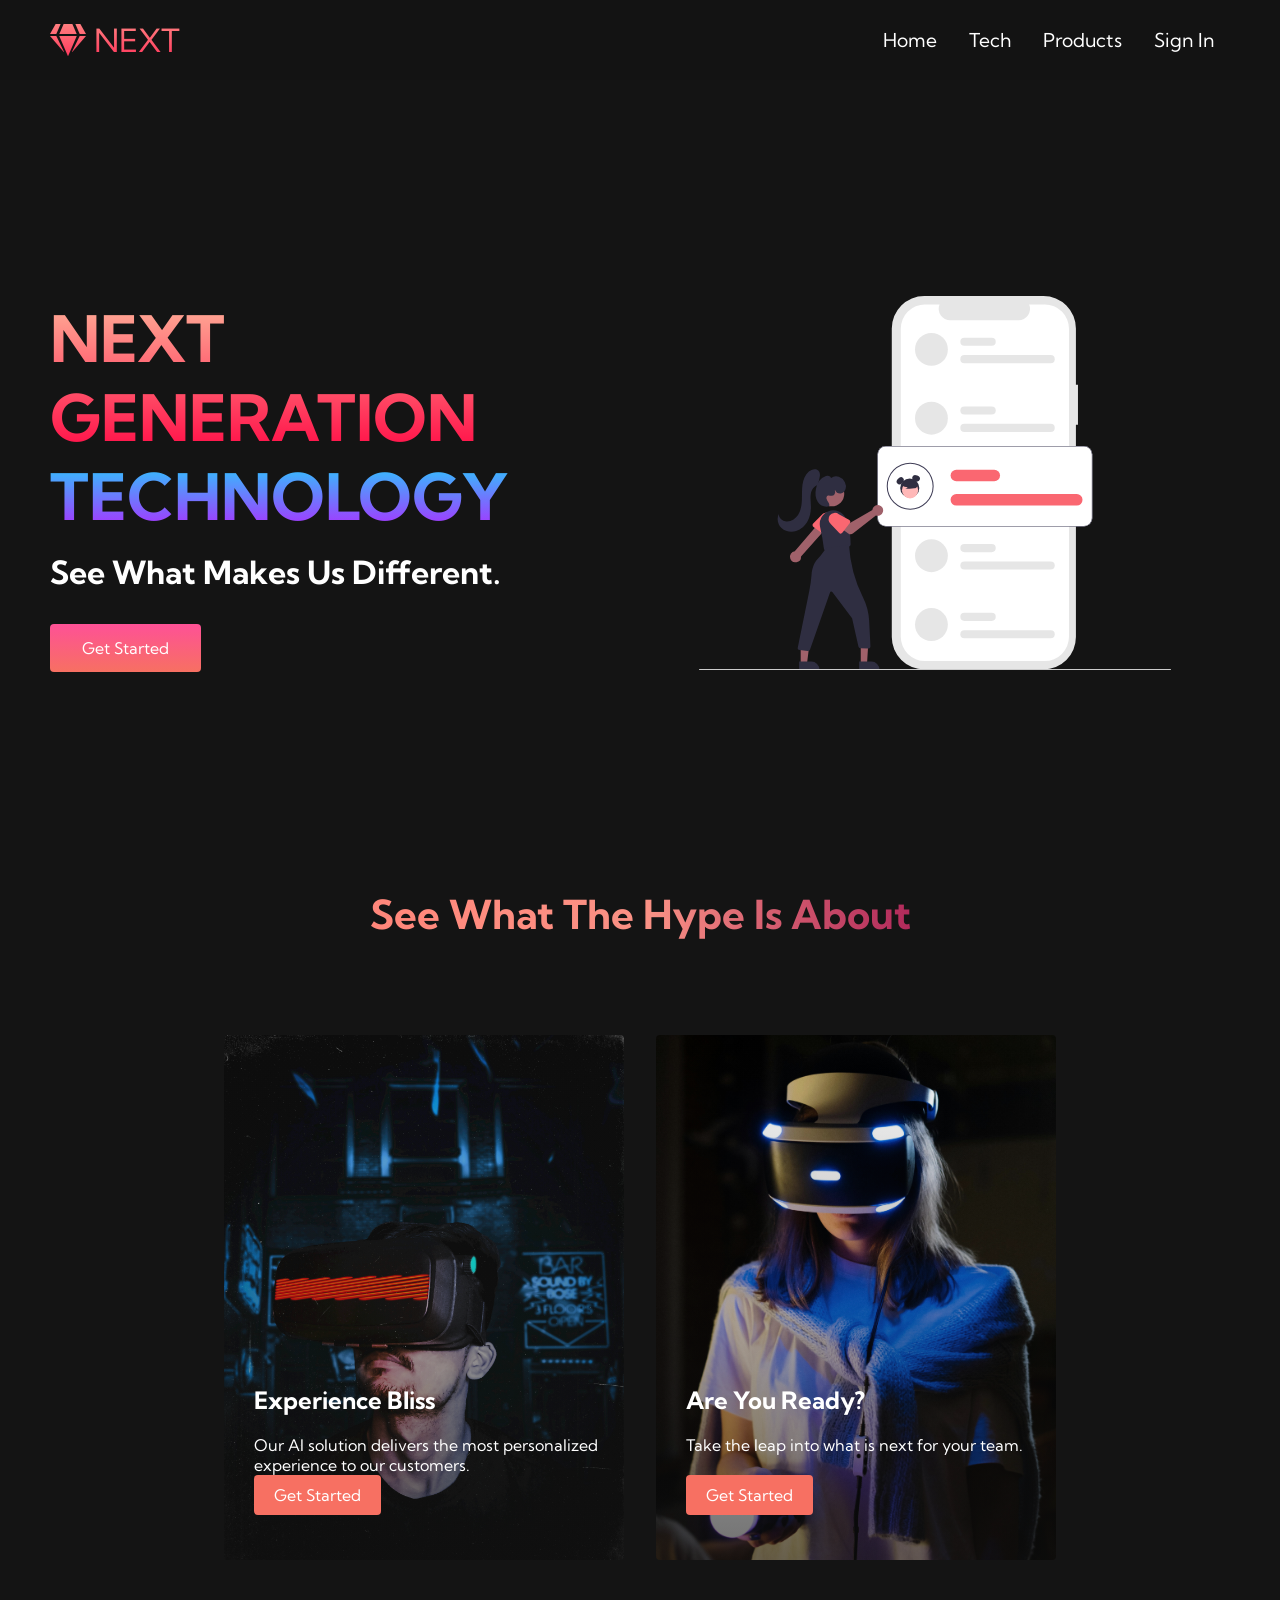
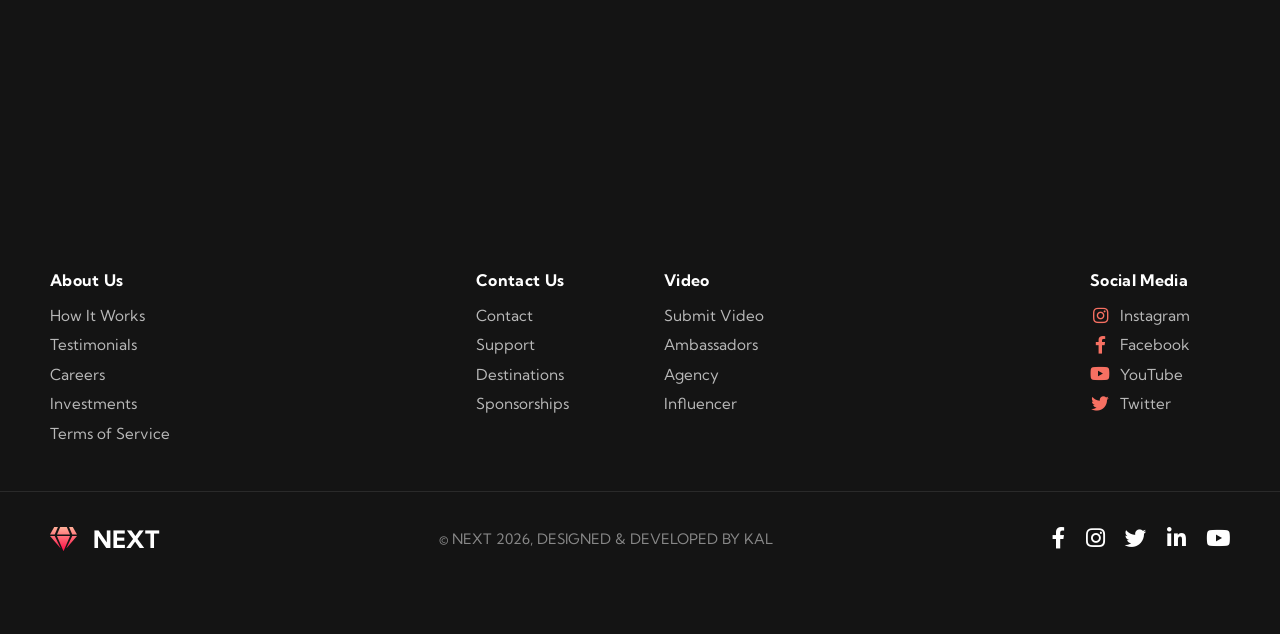
<file: index.html>
<!DOCTYPE html>
<html lang="en">
<head>
    <meta charset="UTF-8">
    <meta name="viewport" content="width=device-width, initial-scale=1.0">
    <title>NEXT Website</title>
    <link rel="stylesheet" href="style.css" />
    <link rel="stylesheet" href="https://use.fontawesome.com/releases/v5.14.0/css/all.css" integrity="sha384-HzLeBuhoNPvSl5KYnjx0BT+WB0QEEqLpro+NBkkk5gbc67FTaL7XIGa2w1L0Xbgc" crossorigin="anonymous">
    <link rel="preconnect" href="https://fonts.googleapis.com">
    <link rel="preconnect" href="https://fonts.gstatic.com" crossorigin>
    <link href="https://fonts.googleapis.com/css2?family=Kumbh+Sans&family=Poppins&display=swap" rel="stylesheet">
</head>
<body>
    <!-- Navbar Section -->
    <nav class="navbar">
        <div class="navbar__container">
            <a href="index.html" id="navbar__logo">
                <i class="fas fa-gem"></i> NEXT
            </a>

            <div class="navbar__toggle" id="mobile-menu">
                <span class="bar"></span> <span class="bar"></span>
                <span class="bar"></span>
            </div>

            <ul class="navbar__menu">
                <li class="navbar__item">
                    <a href="index.html" class="navbar__link">Home</a>
                </li>
                <li class="navbar__item">
                    <a href="tech.html" class="navbar__link">Tech</a>
                </li>
                <li class="navbar__item">
                    <a href="products.html" class="navbar__link">Products</a>
                </li>
                <li class="navbar__item">
                    <a href="login.html" class="navbar__link">Sign In</a>
                </li>
            </ul>
        </div>
    </nav>

    <!-- Hero Section -->
    <div class="main">
        <div class="main__container">
            <div class="main__content">
                <h1>NEXT GENERATION</h1>
                <h2>TECHNOLOGY</h2>
                <p>See What Makes Us Different.</p>
                <button class="main___btn"><a href="signup.html">Get Started</a></button>
            </div>
            <div class="main__img--container">
                <img src="images/pic1.svg" alt="pic" id="main__img">
            </div>
        </div>
    </div>

    <!-- Services Section -->
    <div class="services" id="services">
        <h1>See What The Hype Is About</h1>
        <div class="services__container">
            <div class="services__card">
                <h2>Experience Bliss</h2>
                <p>Our AI solution delivers the most personalized experience to our customers.</p>
                <a href="signup.html" class="services__card-cta">Get Started</a>
            </div>
            <div class="services__card">
                <h2>Are You Ready?</h2>
                <p>Take the leap into what is next for your team.</p>
                <a href="signup.html" class="services__card-cta">Get Started</a>
            </div>
        </div>
    </div>

    <!-- Footer Section -->
    <div class="footer__container">
        <div class="footer__link">
            <div class="footer__link--wrapper">
                <div class="footer__link--items">
                    <h2>About Us</h2>
                    <a href="/">How It Works</a>
                    <a href="/">Testimonials</a>
                    <a href="/">Careers</a>
                    <a href="/">Investments</a>
                    <a href="/">Terms of Service</a>
                </div>
                <div class="footer__link--items">
                    <h2>Contact Us</h2>
                    <a href="/">Contact</a>
                    <a href="/">Support</a>
                    <a href="/">Destinations</a>
                    <a href="/">Sponsorships</a>
                </div>
            </div>

            <div class="footer__link--wrapper">
                <div class="footer__link--items">
                    <h2>Video</h2>
                    <a href="/">Submit Video</a>
                    <a href="/">Ambassadors</a>
                    <a href="/">Agency</a>
                    <a href="/">Influencer</a>
                </div>

                <div class="footer__link--items">
                    <h2>Social Media</h2>
                    <a href="https://www.instagram.com/alan_.kal_?igsh=aXpsMXBub281ZGZn" class="footer__link--social" target="_blank" rel="noopener noreferrer">
                        <i class="fab fa-instagram" aria-hidden="true"></i><span>Instagram</span>
                    </a>
                    <a href="/" class="footer__link--social">
                        <i class="fab fa-facebook-f" aria-hidden="true"></i><span>Facebook</span>
                    </a>
                    <a href="https://www.youtube.com/channel/UCyijgHlyPyErowSgMrkFhWA" class="footer__link--social" target="_blank" rel="noopener noreferrer">
                        <i class="fab fa-youtube" aria-hidden="true"></i><span>YouTube</span>
                    </a>
                    <a href="/" class="footer__link--social">
                        <i class="fab fa-twitter" aria-hidden="true"></i><span>Twitter</span>
                    </a>
                </div>
            </div>
        </div>

        <div class="social__media">
            <div class="social__media--wrap">
                <div class="footer__logo">
                    <a href="index.html" id="footer__logo">
                        <i class="fas fa-gem" aria-hidden="true"></i><span>NEXT</span>
                    </a>
                </div>

                <p class="website__right">© NEXT 2026, DESIGNED &amp; DEVELOPED BY KAL</p>

                <div class="social__icons">
                    <a href="/" class="social__icon--link" target="_blank" rel="noopener noreferrer" aria-label="Facebook"><i class="fab fa-facebook-f"></i></a>
                    <a href="https://www.instagram.com/alan_.kal_?igsh=aXpsMXBub281ZGZn" class="social__icon--link" target="_blank" rel="noopener noreferrer" aria-label="Instagram"><i class="fab fa-instagram"></i></a>
                    <a href="/" class="social__icon--link" target="_blank" rel="noopener noreferrer" aria-label="Twitter"><i class="fab fa-twitter"></i></a>
                    <a href="/" class="social__icon--link" target="_blank" rel="noopener noreferrer" aria-label="LinkedIn"><i class="fab fa-linkedin-in"></i></a>
                    <a href="https://www.youtube.com/channel/UCyijgHlyPyErowSgMrkFhWA" class="social__icon--link" target="_blank" rel="noopener noreferrer" aria-label="YouTube"><i class="fab fa-youtube"></i></a>
                </div>
            </div>
        </div>
    </div>

    <script src="app.js"></script>
</body>
</html>
</file>
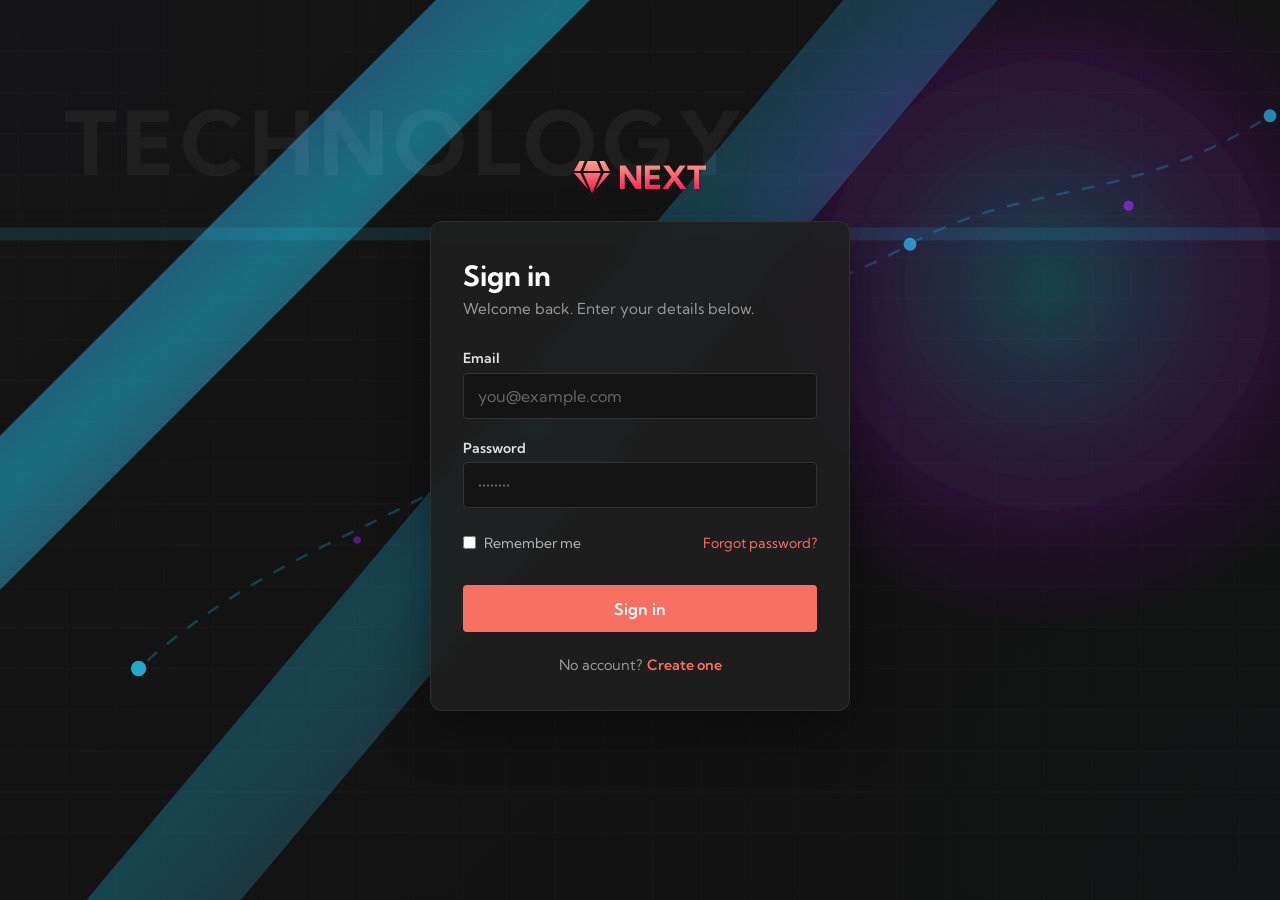
<file: login.html>
<!DOCTYPE html>
<html lang="en">
<head>
    <meta charset="UTF-8">
    <meta name="viewport" content="width=device-width, initial-scale=1.0">
    <title>Sign In — NEXT</title>
    <link rel="stylesheet" href="style.css" />
    <link rel="stylesheet" href="https://use.fontawesome.com/releases/v5.14.0/css/all.css" integrity="sha384-HzLeBuhoNPvSl5KYnjx0BT+WB0QEEqLpro+NBkkk5gbc67FTaL7XIGa2w1L0Xbgc" crossorigin="anonymous">
    <link rel="preconnect" href="https://fonts.googleapis.com">
    <link rel="preconnect" href="https://fonts.gstatic.com" crossorigin>
    <link href="https://fonts.googleapis.com/css2?family=Kumbh+Sans&family=Poppins&display=swap" rel="stylesheet">
</head>
<body>
    <main class="auth-page">
        <a href="index.html" class="auth-brand"><i class="fas fa-gem"></i> NEXT</a>
        <div class="auth-card">
            <h1 class="auth-card__title">Sign in</h1>
            <p class="auth-card__subtitle">Welcome back. Enter your details below.</p>
            <div id="auth-alert" class="auth-alert" hidden></div>

            <form id="auth-login-form" class="auth-form" action="/login" method="post" autocomplete="on">
                <label class="auth-form__label" for="login-email">Email</label>
                <input class="auth-form__input" type="email" id="login-email" name="email" placeholder="you@example.com" required>

                <label class="auth-form__label" for="login-password">Password</label>
                <input class="auth-form__input" type="password" id="login-password" name="password" placeholder="••••••••" required minlength="8">

                <div class="auth-form__row">
                    <label class="auth-form__check">
                        <input type="checkbox" name="remember"> Remember me
                    </label>
                    <a href="#" class="auth-form__link">Forgot password?</a>
                </div>

                <button class="auth-form__submit" type="submit">Sign in</button>
            </form>

            <p class="auth-card__footer">No account? <a href="signup.html">Create one</a></p>
        </div>
    </main>

    <script>
      (function () {
        var f = document.getElementById("auth-login-form");
        if (!f) return;
        if (location.port === "5500") f.action = "http://127.0.0.1:5000/login";
      })();
    </script>
    <script src="app.js"></script>
    <script src="auth-bg.js"></script>
    <script src="auth-errors.js"></script>
</body>
</html>
</file>
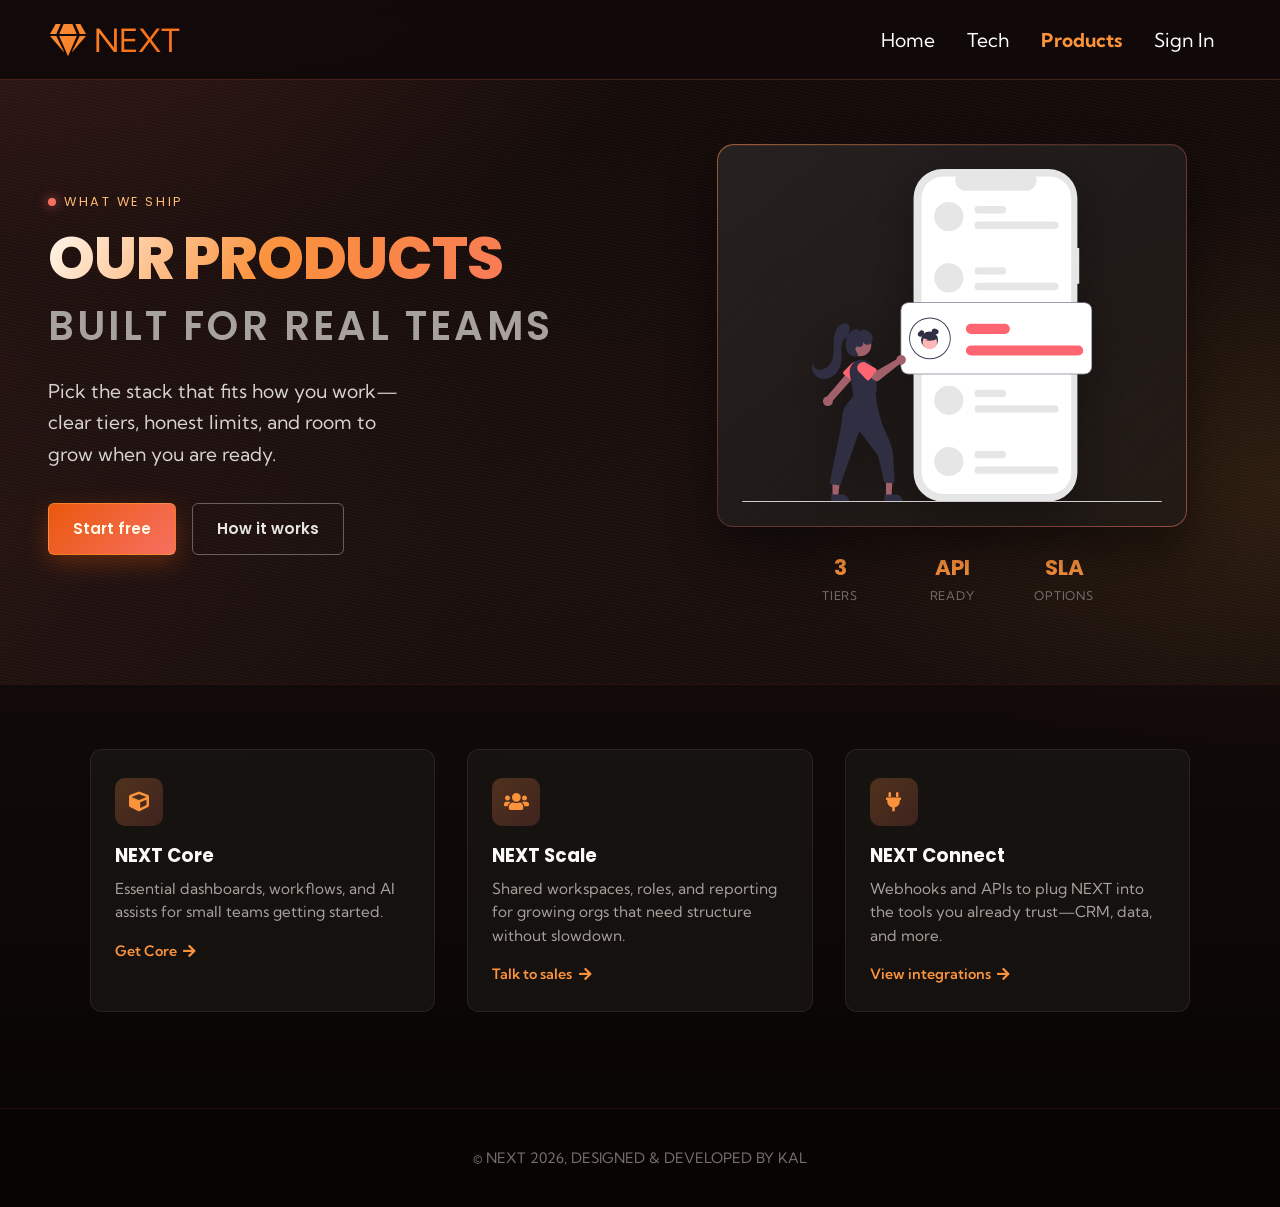
<file: products.html>
<!DOCTYPE html>
<html lang="en">
<head>
    <meta charset="UTF-8">
    <meta name="viewport" content="width=device-width, initial-scale=1.0">
    <title>Products — NEXT Website</title>
    <link rel="stylesheet" href="style.css" />
    <link rel="stylesheet" href="https://use.fontawesome.com/releases/v5.14.0/css/all.css" integrity="sha384-HzLeBuhoNPvSl5KYnjx0BT+WB0QEEqLpro+NBkkk5gbc67FTaL7XIGa2w1L0Xbgc" crossorigin="anonymous">
    <link rel="preconnect" href="https://fonts.googleapis.com">
    <link rel="preconnect" href="https://fonts.gstatic.com" crossorigin>
    <link href="https://fonts.googleapis.com/css2?family=Kumbh+Sans&family=Poppins&display=swap" rel="stylesheet">
</head>
<body class="page-products">
    <nav class="navbar products-nav">
        <div class="navbar__container">
            <a href="index.html" id="navbar__logo" class="products-nav__logo"><i class="fas fa-gem"></i> NEXT</a>
            <div class="navbar__toggle" id="mobile-menu">
                <span class="bar"></span>
                <span class="bar"></span>
                <span class="bar"></span>
            </div>
            <ul class="navbar__menu">
                <li class="navbar__item"><a href="index.html" class="navbar__link">Home</a></li>
                <li class="navbar__item"><a href="tech.html" class="navbar__link">Tech</a></li>
                <li class="navbar__item"><a href="products.html" class="navbar__link products-nav__link--active">Products</a></li>
                <li class="navbar__item"><a href="login.html" class="navbar__link">Sign In</a></li>
            </ul>
        </div>
    </nav>

    <header class="products-hero">
        <div class="products-hero__bg" aria-hidden="true"></div>
        <div class="products-hero__inner">
            <div class="products-hero__copy">
                <p class="products-hero__eyebrow"><span class="products-hero__dot"></span> What we ship</p>
                <h1 class="products-hero__title">OUR PRODUCTS</h1>
                <h2 class="products-hero__subtitle">BUILT FOR REAL TEAMS</h2>
                <p class="products-hero__lead">Pick the stack that fits how you work—clear tiers, honest limits, and room to grow when you are ready.</p>
                <div class="products-hero__actions">
                    <a href="signup.html" class="products-btn products-btn--primary">Start free</a>
                    <a href="tech.html" class="products-btn products-btn--ghost">How it works</a>
                </div>
            </div>
            <div class="products-hero__visual">
                <div class="products-hero__frame">
                    <img src="images/pic1.svg" alt="Product illustration" class="products-hero__img">
                </div>
                <ul class="products-hero__stats" aria-label="Product highlights">
                    <li><strong>3</strong><span>Tiers</span></li>
                    <li><strong>API</strong><span>Ready</span></li>
                    <li><strong>SLA</strong><span>Options</span></li>
                </ul>
            </div>
        </div>
    </header>

    <section class="products-grid-section" aria-labelledby="products-grid-heading">
        <h2 id="products-grid-heading" class="visually-hidden">Product lineup</h2>
        <div class="products-grid">
            <article class="products-card">
                <div class="products-card__icon"><i class="fas fa-cube"></i></div>
                <h3>NEXT Core</h3>
                <p>Essential dashboards, workflows, and AI assists for small teams getting started.</p>
                <a href="signup.html" class="products-card__link">Get Core <i class="fas fa-arrow-right" aria-hidden="true"></i></a>
            </article>
            <article class="products-card">
                <div class="products-card__icon"><i class="fas fa-users"></i></div>
                <h3>NEXT Scale</h3>
                <p>Shared workspaces, roles, and reporting for growing orgs that need structure without slowdown.</p>
                <a href="signup.html" class="products-card__link">Talk to sales <i class="fas fa-arrow-right" aria-hidden="true"></i></a>
            </article>
            <article class="products-card">
                <div class="products-card__icon"><i class="fas fa-plug"></i></div>
                <h3>NEXT Connect</h3>
                <p>Webhooks and APIs to plug NEXT into the tools you already trust—CRM, data, and more.</p>
                <a href="tech.html" class="products-card__link">View integrations <i class="fas fa-arrow-right" aria-hidden="true"></i></a>
            </article>
        </div>
    </section>

    <footer class="footer__container products-footer">
        <p class="website__right">© NEXT 2026, DESIGNED &amp; DEVELOPED BY KAL</p>
    </footer>

    <script src="app.js"></script>
</body>
</html>
</file>
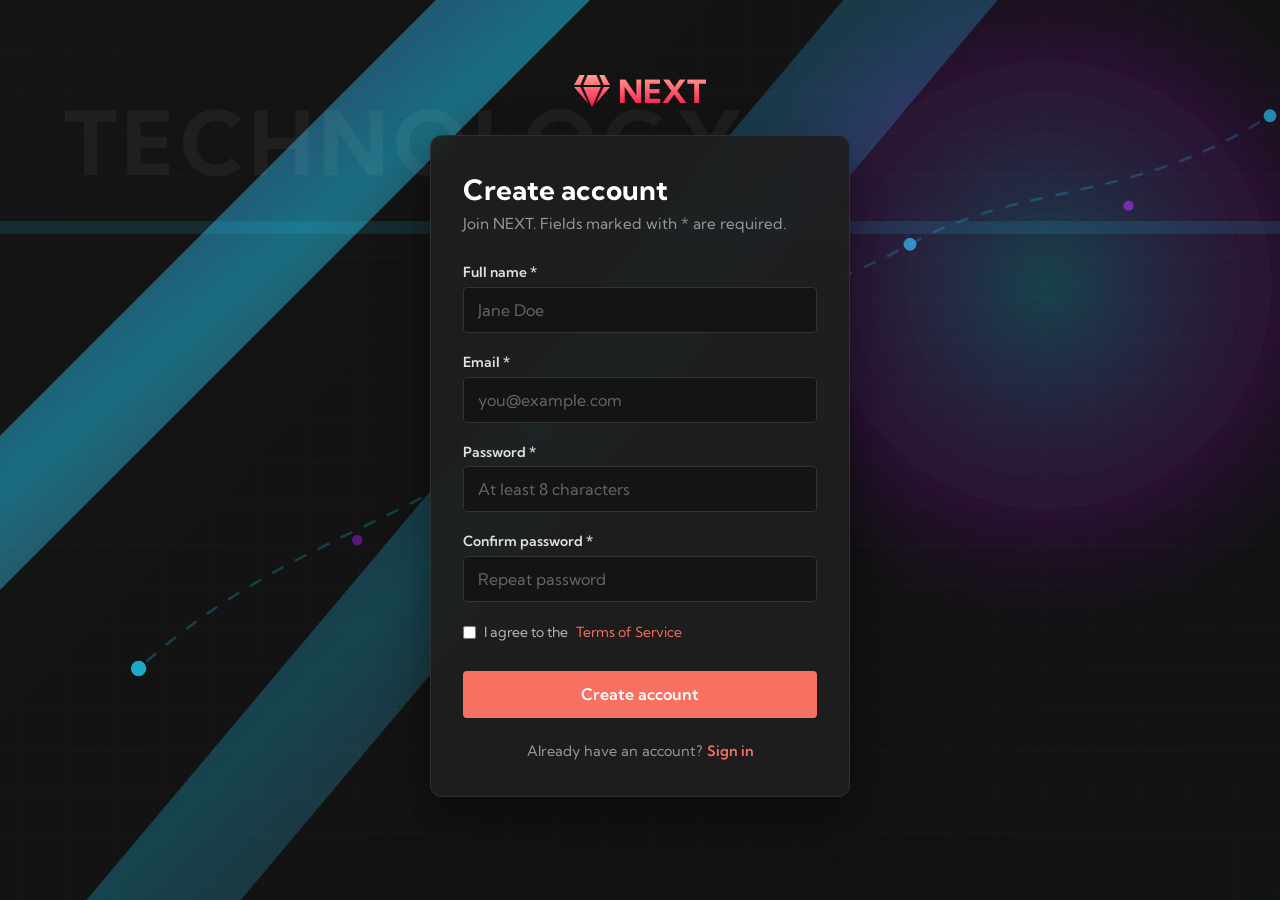
<file: signup.html>
<!DOCTYPE html>
<html lang="en">
<head>
    <meta charset="UTF-8">
    <meta name="viewport" content="width=device-width, initial-scale=1.0">
    <title>Sign Up — NEXT</title>
    <link rel="stylesheet" href="style.css" />
    <link rel="stylesheet" href="https://use.fontawesome.com/releases/v5.14.0/css/all.css" integrity="sha384-HzLeBuhoNPvSl5KYnjx0BT+WB0QEEqLpro+NBkkk5gbc67FTaL7XIGa2w1L0Xbgc" crossorigin="anonymous">
    <link rel="preconnect" href="https://fonts.googleapis.com">
    <link rel="preconnect" href="https://fonts.gstatic.com" crossorigin>
    <link href="https://fonts.googleapis.com/css2?family=Kumbh+Sans&family=Poppins&display=swap" rel="stylesheet">
</head>
<body>
    <main class="auth-page">
        <a href="index.html" class="auth-brand"><i class="fas fa-gem"></i> NEXT</a>
        <div class="auth-card">
            <h1 class="auth-card__title">Create account</h1>
            <p class="auth-card__subtitle">Join NEXT. Fields marked with * are required.</p>
            <div id="auth-alert" class="auth-alert" hidden></div>

            <form id="auth-signup-form" class="auth-form" action="/signup" method="post" autocomplete="on">
                <label class="auth-form__label" for="signup-name">Full name *</label>
                <input class="auth-form__input" type="text" id="signup-name" name="name" placeholder="Jane Doe" required>

                <label class="auth-form__label" for="signup-email">Email *</label>
                <input class="auth-form__input" type="email" id="signup-email" name="email" placeholder="you@example.com" required>

                <label class="auth-form__label" for="signup-password">Password *</label>
                <input class="auth-form__input" type="password" id="signup-password" name="password" placeholder="At least 8 characters" required minlength="8">

                <label class="auth-form__label" for="signup-password2">Confirm password *</label>
                <input class="auth-form__input" type="password" id="signup-password2" name="password_confirm" placeholder="Repeat password" required minlength="8">

                <label class="auth-form__check auth-form__check--block">
                    <input type="checkbox" name="terms" required> I agree to the <a href="#" class="auth-form__link">Terms of Service</a>
                </label>

                <button class="auth-form__submit" type="submit">Create account</button>
            </form>

            <p class="auth-card__footer">Already have an account? <a href="login.html">Sign in</a></p>
        </div>
    </main>

    <script>
      (function () {
        var f = document.getElementById("auth-signup-form");
        if (!f) return;
        if (location.port === "5500") f.action = "http://127.0.0.1:5000/signup";
      })();
    </script>
    <script src="app.js"></script>
    <script src="auth-bg.js"></script>
    <script src="auth-errors.js"></script>
</body>
</html>
</file>
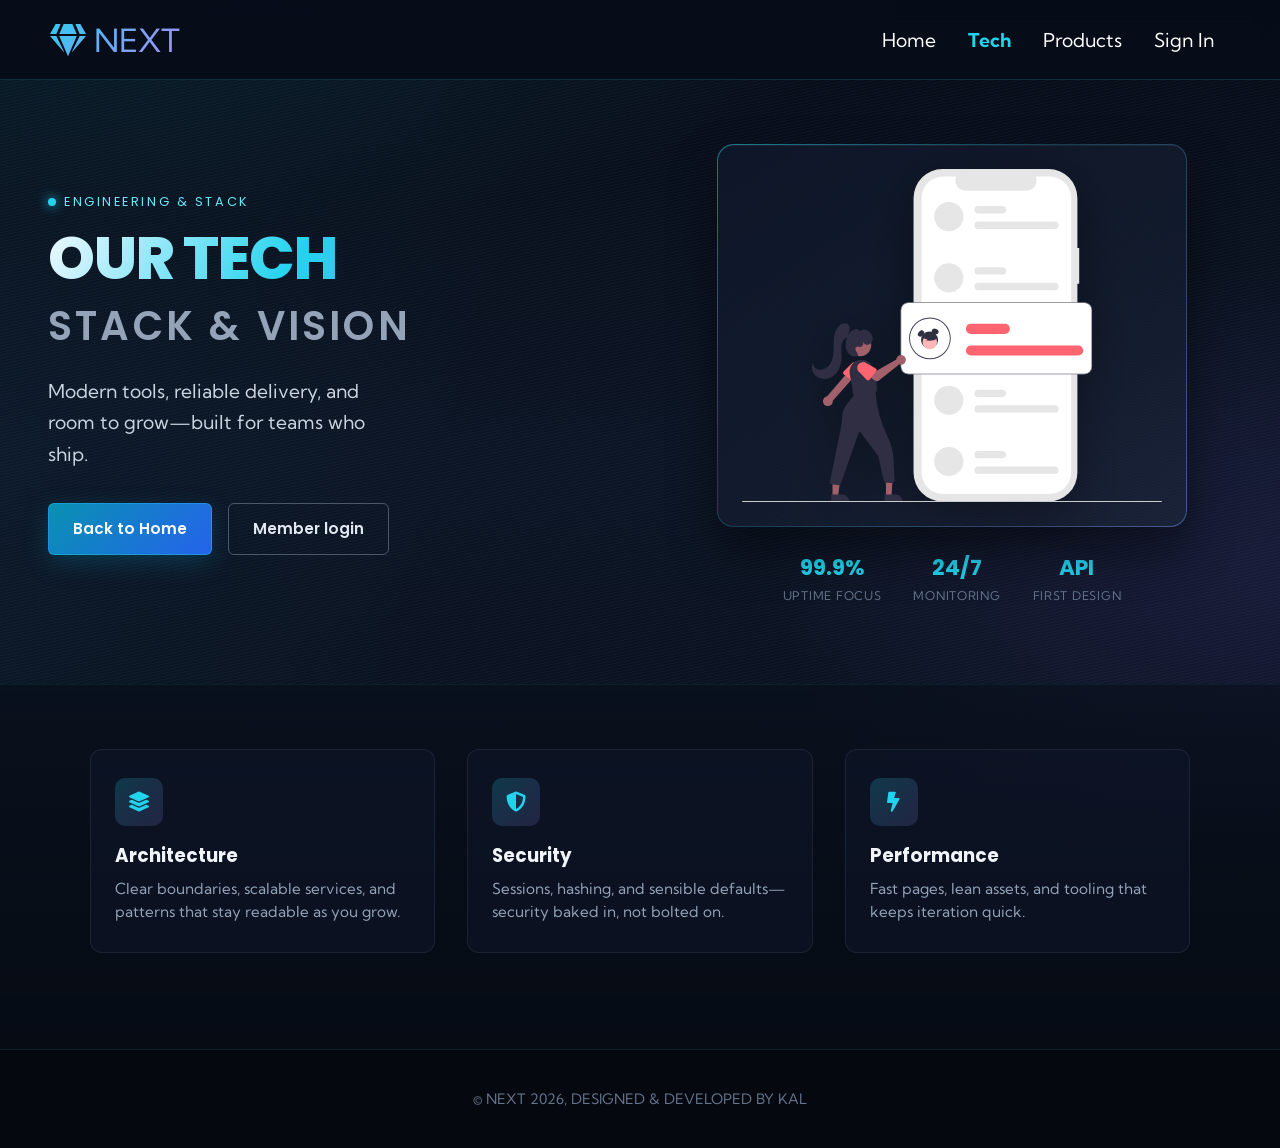
<file: tech.html>
<!DOCTYPE html>
<html lang="en">
<head>
    <meta charset="UTF-8">
    <meta name="viewport" content="width=device-width, initial-scale=1.0">
    <title>Tech — NEXT Website</title>
    <link rel="stylesheet" href="style.css" />
    <link rel="stylesheet" href="https://use.fontawesome.com/releases/v5.14.0/css/all.css" integrity="sha384-HzLeBuhoNPvSl5KYnjx0BT+WB0QEEqLpro+NBkkk5gbc67FTaL7XIGa2w1L0Xbgc" crossorigin="anonymous">
    <link rel="preconnect" href="https://fonts.googleapis.com">
    <link rel="preconnect" href="https://fonts.gstatic.com" crossorigin>
    <link href="https://fonts.googleapis.com/css2?family=Kumbh+Sans&family=Poppins&display=swap" rel="stylesheet">
</head>
<body class="page-tech">
    <nav class="navbar tech-nav">
        <div class="navbar__container">
            <a href="index.html" id="navbar__logo" class="tech-nav__logo"><i class="fas fa-gem"></i> NEXT</a>
            <div class="navbar__toggle" id="mobile-menu">
                <span class="bar"></span>
                <span class="bar"></span>
                <span class="bar"></span>
            </div>
            <ul class="navbar__menu">
                <li class="navbar__item"><a href="index.html" class="navbar__link">Home</a></li>
                <li class="navbar__item"><a href="tech.html" class="navbar__link tech-nav__link--active">Tech</a></li>
                <li class="navbar__item"><a href="products.html" class="navbar__link">Products</a></li>
                <li class="navbar__item"><a href="login.html" class="navbar__link">Sign In</a></li>
            </ul>
        </div>
    </nav>

    <header class="tech-hero">
        <div class="tech-hero__bg" aria-hidden="true"></div>
        <div class="tech-hero__inner">
            <div class="tech-hero__copy">
                <p class="tech-hero__eyebrow"><span class="tech-hero__dot"></span> Engineering &amp; stack</p>
                <h1 class="tech-hero__title">OUR TECH</h1>
                <h2 class="tech-hero__subtitle">STACK &amp; VISION</h2>
                <p class="tech-hero__lead">Modern tools, reliable delivery, and room to grow—built for teams who ship.</p>
                <div class="tech-hero__actions">
                    <a href="index.html" class="tech-btn tech-btn--primary">Back to Home</a>
                    <a href="login.html" class="tech-btn tech-btn--ghost">Member login</a>
                </div>
            </div>
            <div class="tech-hero__visual">
                <div class="tech-hero__frame">
                    <img src="images/pic1.svg" alt="Technology illustration" class="tech-hero__img">
                </div>
                <ul class="tech-hero__stats" aria-label="Highlights">
                    <li><strong>99.9%</strong><span>Uptime focus</span></li>
                    <li><strong>24/7</strong><span>Monitoring</span></li>
                    <li><strong>API</strong><span>First design</span></li>
                </ul>
            </div>
        </div>
    </header>

    <section class="tech-pillars" aria-labelledby="tech-pillars-heading">
        <h2 id="tech-pillars-heading" class="visually-hidden">What we prioritize</h2>
        <div class="tech-pillars__grid">
            <article class="tech-pillar">
                <div class="tech-pillar__icon"><i class="fas fa-layer-group"></i></div>
                <h3>Architecture</h3>
                <p>Clear boundaries, scalable services, and patterns that stay readable as you grow.</p>
            </article>
            <article class="tech-pillar">
                <div class="tech-pillar__icon"><i class="fas fa-shield-alt"></i></div>
                <h3>Security</h3>
                <p>Sessions, hashing, and sensible defaults—security baked in, not bolted on.</p>
            </article>
            <article class="tech-pillar">
                <div class="tech-pillar__icon"><i class="fas fa-bolt"></i></div>
                <h3>Performance</h3>
                <p>Fast pages, lean assets, and tooling that keeps iteration quick.</p>
            </article>
        </div>
    </section>

    <footer class="footer__container tech-footer">
        <p class="website__right">© NEXT 2026, DESIGNED &amp; DEVELOPED BY KAL</p>
    </footer>

    <script src="app.js"></script>
</body>
</html>
</file>
<file: style.css>
*{
    box-sizing: border-box;
    margin: 0;
    padding: 0;
    font-family: 'Kumbh Sans', sans-serif;
}

.navbar {
    background: #131313;
    height: 80px;
    display: flex;
    justify-content: center;
    align-items: center;
    font-size: 1.2rem;
    position: sticky;
    top: 0;
    z-index: 999;
}

.navbar__container {
    display: flex;
    justify-content: space-between;
    height: 80px;
    z-index: 1;
    width: 100%;
    max-width: 1300px;
    margin: 0 auto;
    padding: 0 50px;
}

#navbar__logo {
    background-color: #ff8177;
    background-image: linear-gradient(to top, #ff0844 0%, #ffb199 100%);
    background-size: 100%;
    -webkit-background-clip: text;
    -moz-background-clip: text;
    -webkit-text-fill-color: transparent;
    -moz-text-fill-color: transparent;
    display: flex;
    align-items: center;
    cursor: pointer;
    text-decoration: none;
    font-size: 2rem;
}

.fa-gem {
    margin-right: 0.5rem;
}

.navbar__menu {
    display: flex;
    align-items: center;
    list-style: none;
    text-align: center;
}

.navbar__item {
    height: 80px;
}

.navbar__link {
    color: #fff;
    display: flex;
    align-items: center;
    justify-content: center;
    text-decoration: none;
    padding: 0 1rem;
    height: 100%;
}

.navbar__btn {
    display: flex;
    justify-content: center;
    align-items: center;
    padding: 0 1rem;
    width: 100%;
}

.button {
    display: flex;
    justify-content: center;
    align-items: center;
    text-decoration: none;
    padding: 10px 20px;
    height: 100%;
    width: 100%;
    border: none;
    outline: none;
    border-radius: 4px;
    background: #f77062;
    color: #fff;
}

.button:hover {
    background: #4837ff;
    transition: all 0.3s ease;
}

.navbar__link:hover {
    color: #f77062;
    transition: all 0.3s ease;
}

@media screen and (max-width: 960px) {
    .navbar__container {
        display: flex;
        justify-content: space-between;
        height: 80px;
        z-index: 1;
        width: 100%;
        max-width: 1300px;
        padding: 0;
    }

    .navbar__menu {
        display: grid;
        grid-template-columns: auto;
        margin: 0;
        width: 100%;
        position: absolute;
        top: -1000px;
        opacity: 0;
        transition: all 0.5s ease;
        height: 50vh;
        z-index: 1;
        background: #131313;
    }

    .navbar__menu.active {
        background: #131313;
        top: 100%;
        opacity: 1;
        transition: all 0.5s ease;
        z-index: 99;
        height: 50vh;
        font-size: 1.6rem;
    }

    #navbar__logo {
        padding-left: 25px;
    }

    .navbar__toggle .bar {
        width: 25px;
        height: 3px;
        margin: 5px auto;
        transition: all 0.3s ease-in-out;
        background: #fff;
    }

    .navbar__item {
        width: 100%;
    }

    .navbar__link {
        text-align: center;
        padding: 2rem;
        width: 100%;
        display: table;
    }

    #mobile-menu {
        position: absolute;
        top: 20%;
        right: 5%;
        transform: translate(5%, 20%);
    }

    .navbar__btn {
        padding-bottom: 2rem;
    }

    .button {
        display: flex;
        justify-content: center;
        align-items: center;
        width: 80%;
        height: 80px;
        margin: 0;
    }

    .navbar__toggle .bar {
        display: block;
        cursor: pointer;
    }

    #mobile-menu.is-active .bar:nth-child(2) {
        opacity: 0;
    }

    #mobile-menu.is-active .bar:nth-child(1) {
        transform: translateY(8px) rotate(45deg);
    }

    #mobile-menu.is-active .bar:nth-child(3) {
        transform: translateY(-8px) rotate(-45deg);
    }
}


/* Hero Section CSS */
.main {
    background-color: #141414;
}

.main__container {
    display: grid;
    grid-template-columns: 1fr 1fr;
    align-items: center;
    margin: 0 auto;
    height: 90vh;
    background-color: #141414;
    z-index: 1;
    width: 100%;
    max-width: 1300px;
    padding: 0 50px;
}

.main__content h1 {
    font-size: 4rem;
    background-color: #ff8177;
    background-image: linear-gradient(to top, #ff0844 0%, #ffb199 100%);
    background-size: 100%;
    -webkit-background-clip: text;
    -moz-background-clip: text;
    -webkit-text-fill-color: transparent;
    -moz-text-fill-color:transparent;
}

.main__content h2 {
    font-size: 4rem;
    background-color: #ff8177;
    background-image: linear-gradient(to top, #b721ff 0%, #21d4fd 100%);
    background-size: 100%;
    -webkit-background-clip: text;
    -moz-background-clip: text;
    -webkit-text-fill-color: transparent;
    -moz-text-fill-color:transparent;
}

.main__content p {
    margin-top: 1rem;
    font-size: 2rem;
    font-weight: 700;
    color: #fff;
}

.main___btn {
    font-size: 1rem;
    background-image: linear-gradient(to top, #f77062 0%, #fe5196 100%);
    padding: 14px 32px;
    border: none;
    border-radius: 4px;
    color: #fff;
    margin-top: 2rem;
    cursor: pointer;
    position: relative;
    transition: all 0.35s;
    outline: none;
}

.main___btn a {
    position: relative;
    z-index: 2;
    color: #fff;
    text-decoration: none;
}

.main___btn::after {
    position: absolute;
    content: '';
    top: 0;
    left: 0;
    width: 0;
    height: 100%;
    background: #4837ff;
    transition: all 0.35s;
    border-radius: 4px;
}

.main___btn:hover {
    color: #fff;
}

.main___btn:hover::after {
    width: 100%;
}

.main__img--container {
    text-align: center;
}

#main__img {
    height: 80%;
    width: 80%;
}

/* Mobile Responsive */
@media screen and (max-width: 768px) {
    .main__container {
        display: grid;
        grid-template-columns: auto;
        align-items: center;
        justify-self: center;
        width: 100%;
        margin: 0 auto;
        height: 90vh;
    }

    .main__content {
        text-align: center;
        margin-bottom: 4rem;
    }

    .main__content h1 {
        font-size: 2.5rem;
        margin-top: 2rem;
    }

    .main__content h2 {
        font-size: 3rem;
    }

    .main__content p {
        margin-top: 1rem;
        font-size: 1.5rem;
    }
}

@media screen and (max-width: 480px) {
    .main__content h1 {
        font-size: 2rem;
        margin-top: 3rem;
    }

    .main__content h2 {
        font-size: 2rem;
    }

    .main__content p {
        margin-top: 2rem;
        font-size: 1.5rem;
    }

    .main___btn {
        padding: 12px 36px;
        margin: 2.5rem 0;
    }
}

/* Services Section CSS*/
.services {
    background: #141414;
    display: flex;
    flex-direction: column;
    align-items: center;
    height: 100vh;
}

.services h1 {
    background-color: #ff8177;
    background-image: linear-gradient(to right, #ff8177 0%, #ff867a 0%, #ff8c7f 21%, #f99185 52%, #cf556c 78%, #b12a5b 100%);
    background-size: 100%;
    margin-bottom: 5rem;
    font-size: 2.5rem;
    -webkit-background-clip: text;
    -moz-background-clip: text;
    -webkit-text-fill-color: transparent;
    -moz-text-fill-color:transparent;
}

.services__container {
    display: flex;
    justify-content: center;
    flex-wrap: wrap;
}

.services__card {
    margin: 1rem;
    height: 525px;
    width: 400px;
    border-radius: 4px;
    background-image: linear-gradient(to bottom, rgba(0,0,0,0) 0%, rgba(17,17,17,0.6) 100%),url('/images/pic2.jpg');
    background-size: cover;
    position: relative;
    color: #fff;
}

.services__card:nth-child(2) {
    background-image: linear-gradient(to bottom, rgba(0,0,0,0) 0%, rgba(17,17,17,0.6) 100%),url('/images/pic4.jpg');
}

.services h2 {
    position: absolute;
    top: 350px;
    left: 30px;
}

.services__card p {
    position: absolute;
    top: 400px;
    left: 30px;
}

.services__card button,
.services__card .services__card-cta {
    color: #fff;
    padding: 10px 20px;
    border: none;
    outline: none;
    border-radius: 4px;
    background: #f77062;
    position: absolute;
    top: 440px;
    left: 30px;
    font-size: 1rem;
    cursor: pointer;
    text-decoration: none;
    display: inline-block;
    box-sizing: border-box;
}

.services__card:hover {
    transform: scale(1.075);
    transition: 0.2s ease-in;
    cursor: pointer;
}

@media screen and (max-width: 960px) {
    .services {
        height: 1600px;
    }

    .services h1 {
        font-size: 2rem;
        margin-top: 12rem;
    }
}

@media screen and (max-width: 480px) {
    .services {
        height: 1400px;
    }

    .services h1 {
        font-size: 1.2rem;
    }

    .services__card {
        width: 300px;
    }
}

/* Footer CSS */
.footer__container {
    background-color: #141414;
    padding: 5rem 0;
    display: flex;
    flex-direction: column;
    justify-content: center;
    align-items: center;
}
.footer__link {
    width: 100%;
    max-width: 1300px;
    display: flex;
    flex-wrap: wrap;
    justify-content: space-between;
    align-items: flex-start;
    gap: 2.5rem 3rem;
    padding: 0 50px 3rem;
    box-sizing: border-box;
}

.footer__link--wrapper {
    display: flex;
    flex: 1 1 280px;
    justify-content: space-between;
    gap: 2rem 3rem;
    min-width: 0;
}

.footer__link--items {
    display: flex;
    flex-direction: column;
    gap: 0.65rem;
    min-width: 140px;
}

.footer__link--items h2 {
    color: #fff;
    font-size: 1rem;
    font-weight: 700;
    margin-bottom: 0.35rem;
    letter-spacing: 0.02em;
}

.footer__link--items > a:not(.footer__link--social) {
    color: #b8b8b8;
    text-decoration: none;
    font-size: 0.95rem;
    transition: color 0.2s ease;
}

.footer__link--items > a:not(.footer__link--social):hover {
    color: #f77062;
}

.footer__link--social {
    display: inline-flex;
    align-items: center;
    gap: 0.65rem;
    color: #b8b8b8;
    text-decoration: none;
    font-size: 0.95rem;
    transition: color 0.2s ease;
}

.footer__link--social i {
    width: 1.25rem;
    text-align: center;
    color: #f77062;
    font-size: 1.1rem;
}

.footer__link--social:hover {
    color: #fff;
}

.footer__link--social:hover i {
    color: #ffb199;
}

.social__media {
    width: 100%;
    max-width: 1300px;
    border-top: 1px solid #2a2a2a;
    padding: 2rem 50px 0;
    box-sizing: border-box;
}

.social__media--wrap {
    display: flex;
    flex-wrap: wrap;
    align-items: center;
    justify-content: space-between;
    gap: 1.25rem 2rem;
}

#footer__logo {
    display: inline-flex;
    align-items: center;
    gap: 0.5rem;
    color: #fff;
    text-decoration: none;
    font-size: 1.5rem;
    font-weight: 700;
}

#footer__logo i {
    background: linear-gradient(to top, #ff0844 0%, #ffb199 100%);
    -webkit-background-clip: text;
    -moz-background-clip: text;
    -webkit-text-fill-color: transparent;
    -moz-text-fill-color: transparent;
}

.website__right {
    color: #888;
    font-size: 0.9rem;
    flex: 1 1 auto;
    text-align: center;
    margin: 0;
    min-width: 200px;
}

.social__icons {
    display: flex;
    flex-wrap: wrap;
    align-items: center;
    justify-content: flex-end;
    gap: 1.25rem;
}

.social__icon--link {
    color: #fff;
    font-size: 1.35rem;
    line-height: 1;
    transition: color 0.2s ease, transform 0.2s ease;
}

.social__icon--link:hover {
    color: #f77062;
    transform: translateY(-2px);
}

@media screen and (max-width: 768px) {
    .footer__link,
    .social__media {
        padding-left: 24px;
        padding-right: 24px;
    }

    .footer__link--wrapper {
        flex-direction: column;
        align-items: flex-start;
    }

    .social__media--wrap {
        flex-direction: column;
        text-align: center;
    }

    .website__right {
        order: 2;
    }

    .social__icons {
        justify-content: center;
        order: 3;
    }

    .footer__logo {
        order: 1;
    }
}
/* Auth pages (login / signup) */
.auth-page {
    min-height: 100vh;
    background:
        linear-gradient(135deg, rgba(20, 20, 20, 0.96), rgba(17, 17, 17, 0.92)),
        radial-gradient(circle at top left, rgba(183, 33, 255, 0.22), transparent 30%),
        radial-gradient(circle at bottom right, rgba(33, 212, 253, 0.16), transparent 28%),
        #141414;
    position: relative;
    display: flex;
    flex-direction: column;
    align-items: center;
    justify-content: center;
    padding: 2rem 1.5rem 4rem;
    overflow: hidden;
}

.auth-tech-bg {
    position: absolute;
    inset: 0;
    z-index: 0;
    pointer-events: none;
}

.auth-tech-bg__svg {
    width: 100%;
    height: 100%;
    display: block;
}

.auth-page::before {
    content: "";
    position: absolute;
    inset: 0;
    background-image: none;
    pointer-events: none;
}

.auth-page::after {
    content: "TECHNOLOGY";
    position: absolute;
    top: 88px;
    left: clamp(18px, 6vw, 64px);
    font-size: clamp(2rem, 7vw, 5.5rem);
    font-weight: 700;
    letter-spacing: 0.06em;
    color: rgba(255, 255, 255, 0.05);
    pointer-events: none;
}

.auth-brand {
    position: relative;
    z-index: 1;
    margin-bottom: 1.5rem;
    text-decoration: none;
    font-size: 2rem;
    font-weight: 700;
    display: inline-flex;
    align-items: center;
    background-color: #ff8177;
    background-image: linear-gradient(to top, #ff0844 0%, #ffb199 100%);
    background-size: 100%;
    -webkit-background-clip: text;
    -moz-background-clip: text;
    -webkit-text-fill-color: transparent;
    -moz-text-fill-color: transparent;
}

.auth-card {
    position: relative;
    z-index: 1;
    width: 100%;
    max-width: 420px;
    background: rgba(31, 31, 31, 0.92);
    border: 1px solid rgba(255, 255, 255, 0.08);
    border-radius: 12px;
    padding: 2.25rem 2rem;
    box-shadow: 0 20px 50px rgba(0, 0, 0, 0.4);
    backdrop-filter: blur(8px);
}

.auth-card__title {
    font-size: 1.75rem;
    font-weight: 700;
    color: #fff;
    margin-bottom: 0.35rem;
}

.auth-card__subtitle {
    color: #9a9a9a;
    font-size: 0.95rem;
    margin-bottom: 1.75rem;
    line-height: 1.5;
}

.auth-alert {
    margin: -0.75rem 0 1.25rem;
    padding: 0.85rem 0.9rem;
    border-radius: 10px;
    border: 1px solid rgba(255, 8, 68, 0.35);
    background: rgba(255, 8, 68, 0.12);
    color: #ffe3ea;
    font-size: 0.95rem;
    line-height: 1.35;
}

.auth-form {
    display: flex;
    flex-direction: column;
    gap: 0.35rem;
}

.auth-form__label {
    color: #e0e0e0;
    font-size: 0.875rem;
    font-weight: 600;
    margin-top: 0.65rem;
}

.auth-form__label:first-of-type {
    margin-top: 0;
}

.auth-form__input {
    width: 100%;
    padding: 0.75rem 0.9rem;
    border-radius: 4px;
    border: 1px solid #333;
    background: #141414;
    color: #fff;
    font-size: 1rem;
    font-family: inherit;
    margin-bottom: 0.25rem;
}

.auth-form__input:focus {
    outline: none;
    border-color: #f77062;
    box-shadow: 0 0 0 2px rgba(247, 112, 98, 0.2);
}

.auth-form__input::placeholder {
    color: #666;
}

.auth-form__row {
    display: flex;
    flex-wrap: wrap;
    align-items: center;
    justify-content: space-between;
    gap: 0.75rem;
    margin: 1rem 0 0.25rem;
}

.auth-form__check {
    color: #b8b8b8;
    font-size: 0.875rem;
    display: inline-flex;
    align-items: center;
    gap: 0.5rem;
    cursor: pointer;
}

.auth-form__check--block {
    margin-top: 0.75rem;
}

.auth-form__link {
    color: #f77062;
    text-decoration: none;
    font-size: 0.875rem;
}

.auth-form__link:hover {
    text-decoration: underline;
}

.auth-form__submit {
    margin-top: 1.5rem;
    width: 100%;
    padding: 0.85rem 1rem;
    border: none;
    border-radius: 4px;
    background: #f77062;
    color: #fff;
    font-size: 1rem;
    font-weight: 600;
    font-family: inherit;
    cursor: pointer;
    transition: background 0.25s ease;
}

.auth-form__submit:hover {
    background: #4837ff;
}

.auth-card__footer {
    margin-top: 1.5rem;
    text-align: center;
    color: #9a9a9a;
    font-size: 0.9rem;
}

.auth-card__footer a {
    color: #f77062;
    text-decoration: none;
    font-weight: 600;
}

.auth-card__footer a:hover {
    text-decoration: underline;
}

@media screen and (max-width: 768px) {
    .auth-page {
        padding-top: 1.5rem;
    }

    .auth-page::before {
        background-position: center top 120px;
        background-size: min(78vw, 360px);
        opacity: 0.1;
    }

    .auth-page::after {
        top: 84px;
        left: 20px;
    }

    .auth-brand {
        margin-bottom: 1rem;
        font-size: 1.75rem;
    }
}

/* ========== Tech page (distinct from home) ========== */
.visually-hidden {
    position: absolute;
    width: 1px;
    height: 1px;
    padding: 0;
    margin: -1px;
    overflow: hidden;
    clip: rect(0, 0, 0, 0);
    white-space: nowrap;
    border: 0;
}

body.page-tech {
    min-height: 100vh;
    background: #070d18;
    background-image:
        radial-gradient(ellipse 120% 80% at 20% -20%, rgba(34, 211, 238, 0.12), transparent 50%),
        radial-gradient(ellipse 90% 60% at 100% 50%, rgba(139, 92, 246, 0.1), transparent 45%),
        linear-gradient(180deg, #070d18 0%, #0c1525 40%, #080f1a 100%);
    color: #e2e8f0;
}

body.page-tech .navbar.tech-nav {
    background: rgba(7, 13, 24, 0.92);
    border-bottom: 1px solid rgba(34, 211, 238, 0.18);
    backdrop-filter: blur(10px);
}

body.page-tech #navbar__logo,
body.page-tech .tech-nav__logo {
    background-image: linear-gradient(135deg, #22d3ee 0%, #a78bfa 55%, #22d3ee 100%);
    background-size: 200% auto;
    -webkit-background-clip: text;
    -moz-background-clip: text;
    background-clip: text;
    -webkit-text-fill-color: transparent;
    -moz-text-fill-color: transparent;
}

body.page-tech .navbar__link:hover {
    color: #22d3ee;
}

body.page-tech .tech-nav__link--active {
    color: #22d3ee !important;
    font-weight: 700;
}

@media screen and (max-width: 960px) {
    body.page-tech .navbar__menu,
    body.page-tech .navbar__menu.active {
        background: rgba(7, 13, 24, 0.98);
        border-bottom: 1px solid rgba(34, 211, 238, 0.12);
    }
}

.tech-hero {
    position: relative;
    padding: clamp(2rem, 5vw, 4rem) clamp(1.25rem, 4vw, 3rem) clamp(3rem, 8vw, 5rem);
    overflow: hidden;
}

.tech-hero__bg {
    position: absolute;
    inset: 0;
    background-image:
        linear-gradient(105deg, rgba(34, 211, 238, 0.03) 0%, transparent 40%),
        repeating-linear-gradient(
            -12deg,
            transparent,
            transparent 2px,
            rgba(148, 163, 184, 0.04) 2px,
            rgba(148, 163, 184, 0.04) 3px
        );
    pointer-events: none;
}

.tech-hero__inner {
    position: relative;
    z-index: 1;
    max-width: 1200px;
    margin: 0 auto;
    display: grid;
    grid-template-columns: 1fr 1fr;
    gap: clamp(2rem, 5vw, 4rem);
    align-items: center;
}

.tech-hero__eyebrow {
    font-family: 'Poppins', sans-serif;
    font-size: 0.8rem;
    letter-spacing: 0.2em;
    text-transform: uppercase;
    color: #67e8f9;
    display: flex;
    align-items: center;
    gap: 0.5rem;
    margin-bottom: 1rem;
}

.tech-hero__dot {
    width: 8px;
    height: 8px;
    border-radius: 50%;
    background: #22d3ee;
    box-shadow: 0 0 12px #22d3ee;
}

.tech-hero__title {
    font-family: 'Poppins', sans-serif;
    font-size: clamp(2.5rem, 5vw, 3.75rem);
    font-weight: 800;
    line-height: 1.05;
    letter-spacing: -0.02em;
    background: linear-gradient(120deg, #f0f9ff 0%, #22d3ee 45%, #a78bfa 100%);
    -webkit-background-clip: text;
    -moz-background-clip: text;
    background-clip: text;
    -webkit-text-fill-color: transparent;
    -moz-text-fill-color: transparent;
}

.tech-hero__subtitle {
    font-family: 'Poppins', sans-serif;
    font-size: clamp(1.75rem, 3.5vw, 2.5rem);
    font-weight: 600;
    margin-top: 0.35rem;
    color: #94a3b8;
    letter-spacing: 0.08em;
}

.tech-hero__lead {
    margin-top: 1.25rem;
    font-size: clamp(1rem, 2vw, 1.2rem);
    line-height: 1.65;
    color: #cbd5e1;
    max-width: 32ch;
}

.tech-hero__actions {
    display: flex;
    flex-wrap: wrap;
    gap: 1rem;
    margin-top: 2rem;
}

.tech-btn {
    display: inline-flex;
    align-items: center;
    justify-content: center;
    padding: 0.85rem 1.5rem;
    border-radius: 6px;
    font-family: 'Poppins', sans-serif;
    font-size: 0.95rem;
    font-weight: 600;
    text-decoration: none;
    transition: transform 0.2s ease, box-shadow 0.2s ease, background 0.2s ease;
}

.tech-btn--primary {
    background: linear-gradient(135deg, #0891b2 0%, #2563eb 100%);
    color: #f8fafc;
    border: 1px solid rgba(34, 211, 238, 0.35);
    box-shadow: 0 8px 24px rgba(8, 145, 178, 0.25);
}

.tech-btn--primary:hover {
    transform: translateY(-2px);
    box-shadow: 0 12px 28px rgba(8, 145, 178, 0.35);
}

.tech-btn--ghost {
    background: transparent;
    color: #e2e8f0;
    border: 1px solid rgba(148, 163, 184, 0.45);
}

.tech-btn--ghost:hover {
    border-color: #22d3ee;
    color: #22d3ee;
}

.tech-hero__visual {
    display: flex;
    flex-direction: column;
    align-items: center;
    gap: 1.5rem;
}

.tech-hero__frame {
    position: relative;
    padding: clamp(1rem, 3vw, 1.5rem);
    border-radius: 16px;
    background: linear-gradient(145deg, rgba(15, 23, 42, 0.9), rgba(30, 41, 59, 0.5));
    border: 1px solid rgba(34, 211, 238, 0.2);
    box-shadow:
        0 24px 48px rgba(0, 0, 0, 0.45),
        inset 0 1px 0 rgba(255, 255, 255, 0.06);
}

.tech-hero__frame::before {
    content: "";
    position: absolute;
    inset: -1px;
    border-radius: 17px;
    padding: 1px;
    background: linear-gradient(135deg, rgba(34, 211, 238, 0.4), transparent 40%, rgba(167, 139, 250, 0.35));
    -webkit-mask: linear-gradient(#fff 0 0) content-box, linear-gradient(#fff 0 0);
    mask: linear-gradient(#fff 0 0) content-box, linear-gradient(#fff 0 0);
    -webkit-mask-composite: xor;
    mask-composite: exclude;
    pointer-events: none;
}

.tech-hero__img {
    display: block;
    width: 100%;
    max-width: 420px;
    height: auto;
    filter: drop-shadow(0 12px 24px rgba(0, 0, 0, 0.35)) saturate(1.05);
}

.tech-hero__stats {
    list-style: none;
    display: flex;
    flex-wrap: wrap;
    justify-content: center;
    gap: clamp(1rem, 4vw, 2rem);
    padding: 0;
}

.tech-hero__stats li {
    text-align: center;
    min-width: 5rem;
}

.tech-hero__stats strong {
    display: block;
    font-family: 'Poppins', sans-serif;
    font-size: 1.35rem;
    color: #22d3ee;
}

.tech-hero__stats span {
    font-size: 0.75rem;
    text-transform: uppercase;
    letter-spacing: 0.06em;
    color: #64748b;
}

.tech-pillars {
    padding: clamp(2.5rem, 6vw, 4rem) clamp(1.25rem, 4vw, 2rem) clamp(4rem, 10vw, 6rem);
    border-top: 1px solid rgba(34, 211, 238, 0.1);
    background: linear-gradient(180deg, rgba(8, 15, 26, 0.6) 0%, #060b14 100%);
}

.tech-pillars__grid {
    max-width: 1100px;
    margin: 0 auto;
    display: grid;
    grid-template-columns: repeat(3, 1fr);
    gap: clamp(1.25rem, 3vw, 2rem);
}

.tech-pillar {
    padding: 1.75rem 1.5rem;
    border-radius: 12px;
    background: rgba(15, 23, 42, 0.55);
    border: 1px solid rgba(148, 163, 184, 0.12);
    transition: border-color 0.25s ease, transform 0.25s ease;
}

.tech-pillar:hover {
    border-color: rgba(34, 211, 238, 0.35);
    transform: translateY(-4px);
}

.tech-pillar__icon {
    width: 48px;
    height: 48px;
    border-radius: 10px;
    display: grid;
    place-items: center;
    background: linear-gradient(135deg, rgba(34, 211, 238, 0.2), rgba(167, 139, 250, 0.15));
    color: #22d3ee;
    font-size: 1.25rem;
    margin-bottom: 1rem;
}

.tech-pillar h3 {
    font-family: 'Poppins', sans-serif;
    font-size: 1.15rem;
    font-weight: 700;
    color: #f1f5f9;
    margin-bottom: 0.5rem;
}

.tech-pillar p {
    font-size: 0.95rem;
    line-height: 1.55;
    color: #94a3b8;
}

body.page-tech .tech-footer {
    background: #05080f;
    border-top: 1px solid rgba(34, 211, 238, 0.12);
    padding: 2.5rem 1rem;
}

body.page-tech .tech-footer .website__right {
    color: #64748b;
}

@media screen and (max-width: 900px) {
    .tech-hero__inner {
        grid-template-columns: 1fr;
        text-align: center;
    }

    .tech-hero__lead {
        max-width: none;
        margin-left: auto;
        margin-right: auto;
    }

    .tech-hero__actions {
        justify-content: center;
    }

    .tech-hero__eyebrow {
        justify-content: center;
    }

    .tech-pillars__grid {
        grid-template-columns: 1fr;
    }
}

/* —— Products page (navbar + layout; warm accent, distinct from Tech) —— */
body.page-products {
    min-height: 100vh;
    background: #120a0a;
    background-image:
        radial-gradient(ellipse 100% 70% at 10% -15%, rgba(247, 112, 98, 0.14), transparent 52%),
        radial-gradient(ellipse 80% 50% at 100% 40%, rgba(251, 191, 36, 0.08), transparent 48%),
        linear-gradient(180deg, #120a0a 0%, #1a0f0f 45%, #0f0808 100%);
    color: #fce8e6;
}

body.page-products .navbar.products-nav {
    background: rgba(18, 10, 10, 0.94);
    border-bottom: 1px solid rgba(247, 112, 98, 0.22);
    backdrop-filter: blur(10px);
}

body.page-products #navbar__logo,
body.page-products .products-nav__logo {
    background-image: linear-gradient(135deg, #fb923c 0%, #f97316 40%, #f77062 100%);
    background-size: 200% auto;
    -webkit-background-clip: text;
    -moz-background-clip: text;
    background-clip: text;
    -webkit-text-fill-color: transparent;
    -moz-text-fill-color: transparent;
}

body.page-products .navbar__link:hover {
    color: #fb923c;
}

body.page-products .products-nav__link--active {
    color: #fb923c !important;
    font-weight: 700;
}

@media screen and (max-width: 960px) {
    body.page-products .navbar__menu,
    body.page-products .navbar__menu.active {
        background: rgba(18, 10, 10, 0.98);
        border-bottom: 1px solid rgba(247, 112, 98, 0.15);
    }
}

.products-hero {
    position: relative;
    padding: clamp(2rem, 5vw, 4rem) clamp(1.25rem, 4vw, 3rem) clamp(3rem, 8vw, 5rem);
    overflow: hidden;
}

.products-hero__bg {
    position: absolute;
    inset: 0;
    background-image:
        linear-gradient(105deg, rgba(247, 112, 98, 0.05) 0%, transparent 42%),
        repeating-linear-gradient(
            10deg,
            transparent,
            transparent 2px,
            rgba(251, 191, 36, 0.03) 2px,
            rgba(251, 191, 36, 0.03) 3px
        );
    pointer-events: none;
}

.products-hero__inner {
    position: relative;
    z-index: 1;
    max-width: 1200px;
    margin: 0 auto;
    display: grid;
    grid-template-columns: 1fr 1fr;
    gap: clamp(2rem, 5vw, 4rem);
    align-items: center;
}

.products-hero__eyebrow {
    font-family: 'Poppins', sans-serif;
    font-size: 0.8rem;
    letter-spacing: 0.2em;
    text-transform: uppercase;
    color: #fdba74;
    display: flex;
    align-items: center;
    gap: 0.5rem;
    margin-bottom: 1rem;
}

.products-hero__dot {
    width: 8px;
    height: 8px;
    border-radius: 50%;
    background: #f77062;
    box-shadow: 0 0 12px rgba(247, 112, 98, 0.8);
}

.products-hero__title {
    font-family: 'Poppins', sans-serif;
    font-size: clamp(2.5rem, 5vw, 3.75rem);
    font-weight: 800;
    line-height: 1.05;
    letter-spacing: -0.02em;
    background: linear-gradient(120deg, #fff7ed 0%, #fb923c 40%, #f77062 100%);
    -webkit-background-clip: text;
    -moz-background-clip: text;
    background-clip: text;
    -webkit-text-fill-color: transparent;
    -moz-text-fill-color: transparent;
}

.products-hero__subtitle {
    font-family: 'Poppins', sans-serif;
    font-size: clamp(1.75rem, 3.5vw, 2.5rem);
    font-weight: 600;
    margin-top: 0.35rem;
    color: #a8a29e;
    letter-spacing: 0.08em;
}

.products-hero__lead {
    margin-top: 1.25rem;
    font-size: clamp(1rem, 2vw, 1.2rem);
    line-height: 1.65;
    color: #d6d3d1;
    max-width: 32ch;
}

.products-hero__actions {
    display: flex;
    flex-wrap: wrap;
    gap: 1rem;
    margin-top: 2rem;
}

.products-btn {
    display: inline-flex;
    align-items: center;
    justify-content: center;
    padding: 0.85rem 1.5rem;
    border-radius: 6px;
    font-family: 'Poppins', sans-serif;
    font-size: 0.95rem;
    font-weight: 600;
    text-decoration: none;
    transition: transform 0.2s ease, box-shadow 0.2s ease, background 0.2s ease;
}

.products-btn--primary {
    background: linear-gradient(135deg, #ea580c 0%, #f77062 100%);
    color: #fffbeb;
    border: 1px solid rgba(251, 191, 36, 0.35);
    box-shadow: 0 8px 24px rgba(234, 88, 12, 0.3);
}

.products-btn--primary:hover {
    transform: translateY(-2px);
    box-shadow: 0 12px 28px rgba(234, 88, 12, 0.4);
}

.products-btn--ghost {
    background: transparent;
    color: #e7e5e4;
    border: 1px solid rgba(214, 211, 209, 0.4);
}

.products-btn--ghost:hover {
    border-color: #fb923c;
    color: #fb923c;
}

.products-hero__visual {
    display: flex;
    flex-direction: column;
    align-items: center;
    gap: 1.5rem;
}

.products-hero__frame {
    position: relative;
    padding: clamp(1rem, 3vw, 1.5rem);
    border-radius: 16px;
    background: linear-gradient(145deg, rgba(41, 37, 36, 0.85), rgba(28, 25, 23, 0.55));
    border: 1px solid rgba(247, 112, 98, 0.25);
    box-shadow:
        0 24px 48px rgba(0, 0, 0, 0.45),
        inset 0 1px 0 rgba(255, 255, 255, 0.05);
}

.products-hero__frame::before {
    content: "";
    position: absolute;
    inset: -1px;
    border-radius: 17px;
    padding: 1px;
    background: linear-gradient(135deg, rgba(251, 146, 60, 0.45), transparent 45%, rgba(247, 112, 98, 0.4));
    -webkit-mask: linear-gradient(#fff 0 0) content-box, linear-gradient(#fff 0 0);
    mask: linear-gradient(#fff 0 0) content-box, linear-gradient(#fff 0 0);
    -webkit-mask-composite: xor;
    mask-composite: exclude;
    pointer-events: none;
}

.products-hero__img {
    display: block;
    width: 100%;
    max-width: 420px;
    height: auto;
    filter: drop-shadow(0 12px 24px rgba(0, 0, 0, 0.35)) saturate(1.05);
}

.products-hero__stats {
    list-style: none;
    display: flex;
    flex-wrap: wrap;
    justify-content: center;
    gap: clamp(1rem, 4vw, 2rem);
    padding: 0;
}

.products-hero__stats li {
    text-align: center;
    min-width: 5rem;
}

.products-hero__stats strong {
    display: block;
    font-family: 'Poppins', sans-serif;
    font-size: 1.35rem;
    color: #fb923c;
}

.products-hero__stats span {
    font-size: 0.75rem;
    text-transform: uppercase;
    letter-spacing: 0.06em;
    color: #78716c;
}

.products-grid-section {
    padding: clamp(2.5rem, 6vw, 4rem) clamp(1.25rem, 4vw, 2rem) clamp(4rem, 10vw, 6rem);
    border-top: 1px solid rgba(247, 112, 98, 0.12);
    background: linear-gradient(180deg, rgba(15, 8, 8, 0.65) 0%, #0a0505 100%);
}

.products-grid {
    max-width: 1100px;
    margin: 0 auto;
    display: grid;
    grid-template-columns: repeat(3, 1fr);
    gap: clamp(1.25rem, 3vw, 2rem);
}

.products-card {
    padding: 1.75rem 1.5rem;
    border-radius: 12px;
    background: rgba(28, 25, 23, 0.6);
    border: 1px solid rgba(120, 113, 108, 0.2);
    transition: border-color 0.25s ease, transform 0.25s ease;
}

.products-card:hover {
    border-color: rgba(251, 146, 60, 0.4);
    transform: translateY(-4px);
}

.products-card__icon {
    width: 48px;
    height: 48px;
    border-radius: 10px;
    display: grid;
    place-items: center;
    background: linear-gradient(135deg, rgba(251, 146, 60, 0.25), rgba(247, 112, 98, 0.18));
    color: #fb923c;
    font-size: 1.25rem;
    margin-bottom: 1rem;
}

.products-card h3 {
    font-family: 'Poppins', sans-serif;
    font-size: 1.15rem;
    font-weight: 700;
    color: #fafaf9;
    margin-bottom: 0.5rem;
}

.products-card p {
    font-size: 0.95rem;
    line-height: 1.55;
    color: #a8a29e;
    margin-bottom: 1rem;
}

.products-card__link {
    display: inline-flex;
    align-items: center;
    gap: 0.4rem;
    font-size: 0.9rem;
    font-weight: 600;
    color: #fb923c;
    text-decoration: none;
    transition: color 0.2s ease, gap 0.2s ease;
}

.products-card__link:hover {
    color: #fdba74;
    gap: 0.55rem;
}

body.page-products .products-footer {
    background: #080404;
    border-top: 1px solid rgba(247, 112, 98, 0.12);
    padding: 2.5rem 1rem;
}

body.page-products .products-footer .website__right {
    color: #78716c;
}

@media screen and (max-width: 900px) {
    .products-hero__inner {
        grid-template-columns: 1fr;
        text-align: center;
    }

    .products-hero__lead {
        max-width: none;
        margin-left: auto;
        margin-right: auto;
    }

    .products-hero__actions {
        justify-content: center;
    }

    .products-hero__eyebrow {
        justify-content: center;
    }

    .products-grid {
        grid-template-columns: 1fr;
    }
}
</file>
